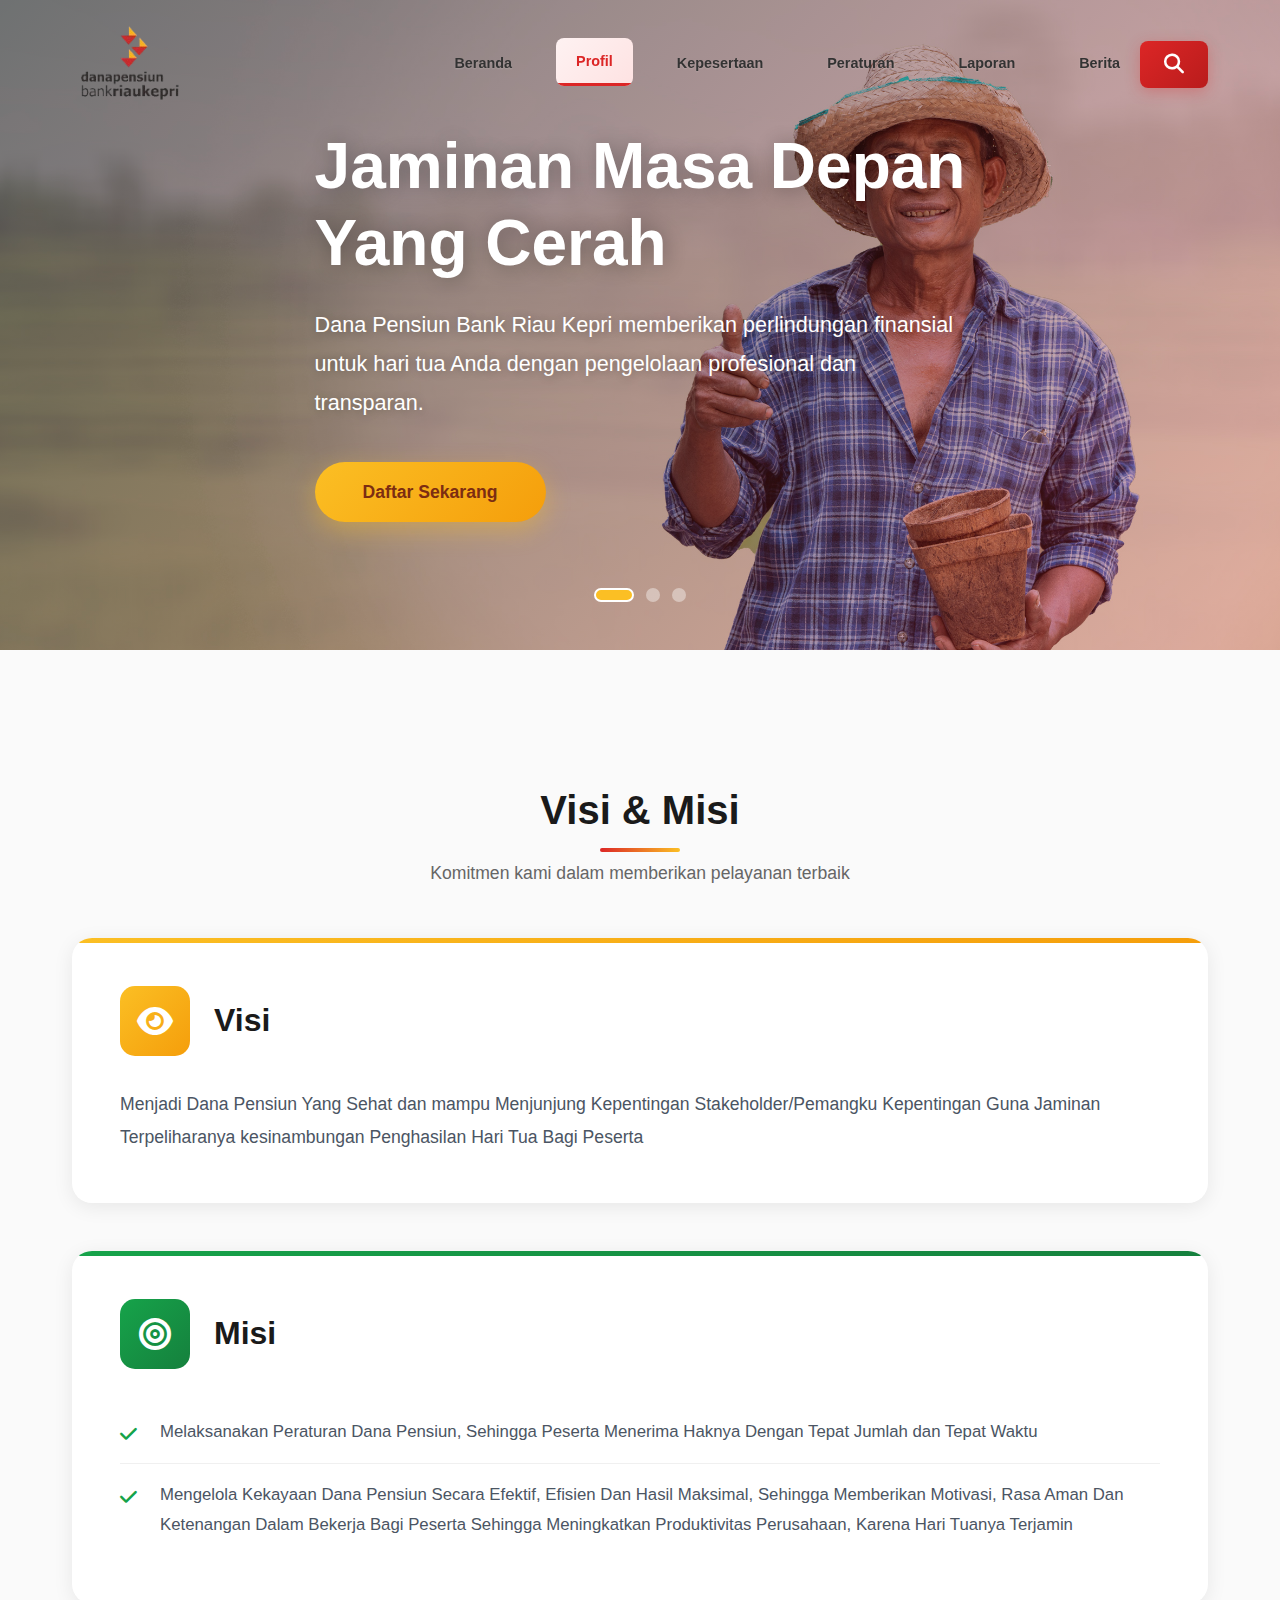
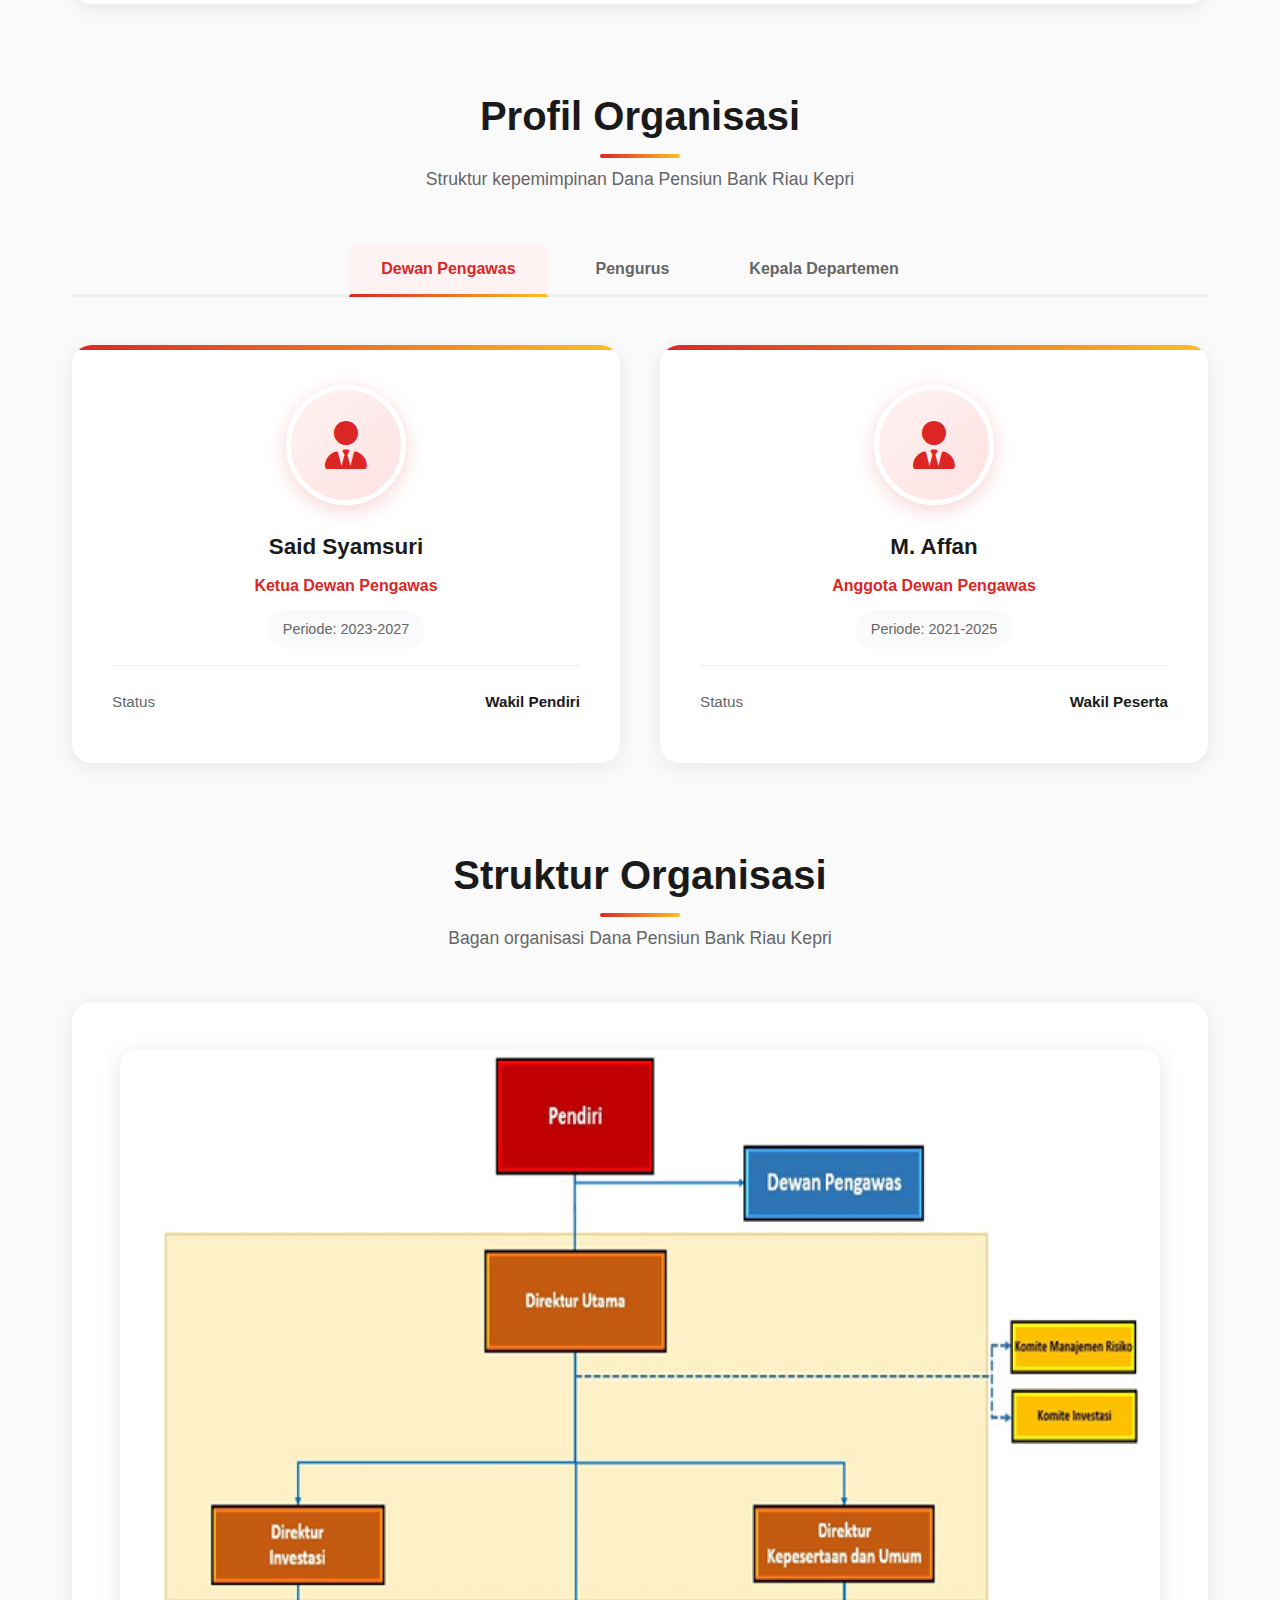
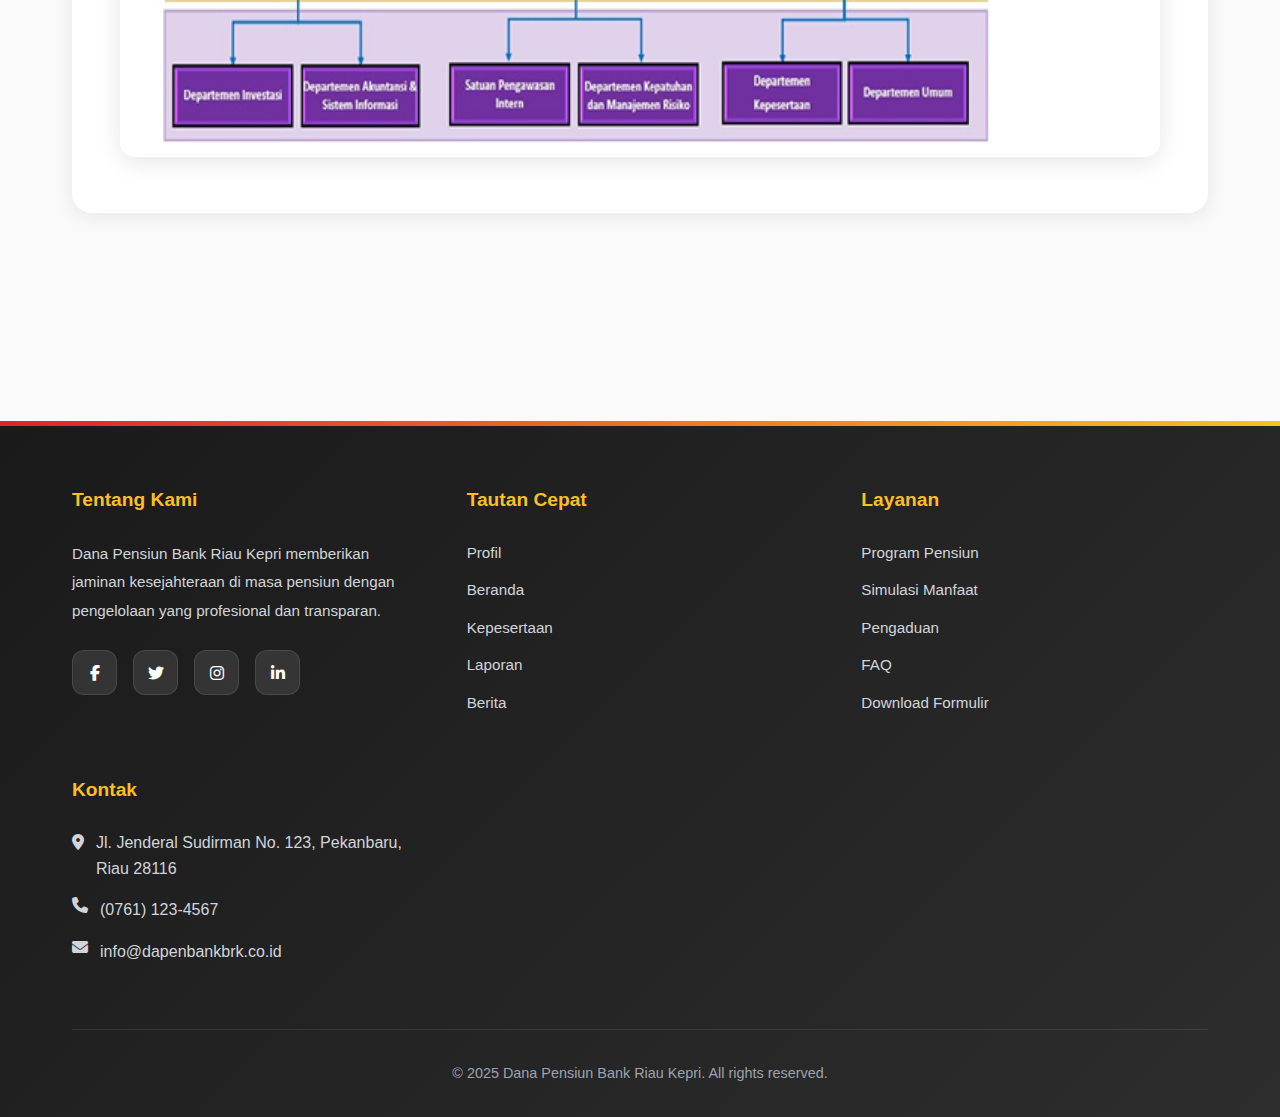
<file: Profil.html>
<!DOCTYPE html>
<html lang="id">
<head>
    <meta charset="UTF-8">
    <meta name="viewport" content="width=device-width, initial-scale=1.0">
    <title>Tentang Kami - Dana Pensiun Bank Riau Kepri</title>
    <link rel="stylesheet" href="https://cdnjs.cloudflare.com/ajax/libs/font-awesome/6.4.0/css/all.min.css">
    <link rel="stylesheet" href="style.css">
    <style>
        /* Page Header */
        .page-header {
            background: linear-gradient(135deg, #dc2626 0%, #b91c1c 100%);
            color: white;
            padding: 6rem 2rem 4rem;
            text-align: center;
            position: relative;
            overflow: hidden;
        }

        .page-header::before {
            content: '';
            position: absolute;
            top: -50%;
            right: -20%;
            width: 500px;
            height: 500px;
            background: radial-gradient(circle, rgba(251,191,36,0.2) 0%, transparent 70%);
            border-radius: 50%;
        }

        .page-header h1 {
            font-size: 3.5rem;
            margin-bottom: 1rem;
            font-weight: 800;
            position: relative;
            z-index: 1;
        }

        .page-header p {
            font-size: 1.3rem;
            opacity: 0.95;
            position: relative;
            z-index: 1;
        }

        /* Container */
        .container {
            max-width: 1200px;
            margin: 0 auto;
            padding: 0 2rem;
        }

        /* Main Content */
        .main-content {
            padding: 4rem 0;
        }

        /* Section */
        .section {
            margin-bottom: 5rem;
        }

        .section-title {
            font-size: 2.5rem;
            color: #1a1a1a;
            margin-bottom: 1rem;
            font-weight: 800;
            text-align: center;
            position: relative;
            display: inline-block;
            width: 100%;
        }

        .section-title::after {
            content: '';
            position: absolute;
            bottom: -10px;
            left: 50%;
            transform: translateX(-50%);
            width: 80px;
            height: 4px;
            background: linear-gradient(90deg, #dc2626 0%, #fbbf24 100%);
            border-radius: 2px;
        }

        .section-subtitle {
            text-align: center;
            color: #666;
            font-size: 1.1rem;
            margin-bottom: 3rem;
        }

        /* Visi Misi Cards */
        .visi-misi-container {
            display: grid;
            grid-template-columns: 1fr;
            gap: 3rem;
            margin-top: 3rem;
        }

        .visi-card, .misi-card {
            background: white;
            border-radius: 20px;
            padding: 3rem;
            box-shadow: 0 4px 20px rgba(0,0,0,0.08);
            transition: all 0.3s;
            position: relative;
            overflow: hidden;
        }

        .visi-card::before {
            content: '';
            position: absolute;
            top: 0;
            left: 0;
            right: 0;
            height: 5px;
            background: linear-gradient(90deg, #fbbf24 0%, #f59e0b 100%);
        }

        .misi-card::before {
            content: '';
            position: absolute;
            top: 0;
            left: 0;
            right: 0;
            height: 5px;
            background: linear-gradient(90deg, #16a34a 0%, #15803d 100%);
        }

        .visi-card:hover, .misi-card:hover {
            transform: translateY(-5px);
            box-shadow: 0 8px 30px rgba(0,0,0,0.12);
        }

        .card-header {
            display: flex;
            align-items: center;
            gap: 1.5rem;
            margin-bottom: 2rem;
        }

        .card-icon {
            width: 70px;
            height: 70px;
            border-radius: 15px;
            display: flex;
            align-items: center;
            justify-content: center;
            font-size: 2rem;
            color: white;
        }

        .visi-card .card-icon {
            background: linear-gradient(135deg, #fbbf24 0%, #f59e0b 100%);
        }

        .misi-card .card-icon {
            background: linear-gradient(135deg, #16a34a 0%, #15803d 100%);
        }

        .card-title {
            font-size: 2rem;
            font-weight: 700;
            color: #1a1a1a;
        }

        .card-content {
            font-size: 1.1rem;
            color: #4b5563;
            line-height: 1.9;
        }

        .misi-list {
            list-style: none;
            padding: 0;
        }

        .misi-list li {
            padding: 1rem 0;
            padding-left: 2.5rem;
            position: relative;
            color: #4b5563;
            font-size: 1.05rem;
            line-height: 1.8;
            border-bottom: 1px solid #f0f0f0;
        }

        .misi-list li:last-child {
            border-bottom: none;
        }

        .misi-list li::before {
            content: '\f00c';
            font-family: 'Font Awesome 6 Free';
            font-weight: 900;
            position: absolute;
            left: 0;
            color: #16a34a;
            font-size: 1.2rem;
            top: 1rem;
        }

        /* Profile Cards */
        .profile-grid {
            display: grid;
            grid-template-columns: repeat(auto-fit, minmax(300px, 1fr));
            gap: 2.5rem;
            margin-top: 3rem;
        }

        .profile-card {
            background: white;
            border-radius: 20px;
            padding: 2.5rem;
            box-shadow: 0 4px 20px rgba(0,0,0,0.08);
            transition: all 0.3s;
            text-align: center;
            position: relative;
            overflow: hidden;
        }

        .profile-card::before {
            content: '';
            position: absolute;
            top: 0;
            left: 0;
            right: 0;
            height: 5px;
            background: linear-gradient(90deg, #dc2626 0%, #fbbf24 100%);
        }

        .profile-card:hover {
            transform: translateY(-8px);
            box-shadow: 0 12px 35px rgba(0,0,0,0.15);
        }

        .profile-avatar {
            width: 120px;
            height: 120px;
            margin: 0 auto 1.5rem;
            background: linear-gradient(135deg, #fef2f2 0%, #fee2e2 100%);
            border-radius: 50%;
            display: flex;
            align-items: center;
            justify-content: center;
            font-size: 3rem;
            color: #dc2626;
            border: 5px solid #fff;
            box-shadow: 0 5px 20px rgba(220, 38, 38, 0.2);
        }

        .profile-name {
            font-size: 1.4rem;
            font-weight: 700;
            color: #1a1a1a;
            margin-bottom: 0.5rem;
        }

        .profile-position {
            font-size: 1rem;
            color: #dc2626;
            font-weight: 600;
            margin-bottom: 0.75rem;
        }

        .profile-period {
            font-size: 0.9rem;
            color: #666;
            padding: 0.5rem 1rem;
            background: #f9fafb;
            border-radius: 20px;
            display: inline-block;
        }

        .profile-info {
            margin-top: 1rem;
            padding-top: 1rem;
            border-top: 1px solid #f0f0f0;
        }

        .profile-info-item {
            display: flex;
            justify-content: space-between;
            align-items: center;
            padding: 0.5rem 0;
            font-size: 0.95rem;
        }

        .profile-info-label {
            color: #666;
            font-weight: 500;
        }

        .profile-info-value {
            color: #1a1a1a;
            font-weight: 600;
        }

        /* Struktur Organisasi */
        .struktur-container {
            background: white;
            border-radius: 20px;
            padding: 3rem;
            box-shadow: 0 4px 20px rgba(0,0,0,0.08);
            margin-top: 3rem;
        }

        .struktur-image {
            width: 100%;
            height: auto;
            border-radius: 15px;
            box-shadow: 0 5px 25px rgba(0,0,0,0.1);
        }

        .struktur-placeholder {
            background: linear-gradient(135deg, #f9fafb 0%, #f3f4f6 100%);
            height: 600px;
            border-radius: 15px;
            display: flex;
            align-items: center;
            justify-content: center;
            flex-direction: column;
            gap: 1rem;
            color: #9ca3af;
        }

        .struktur-placeholder i {
            font-size: 4rem;
        }

        .struktur-placeholder p {
            font-size: 1.2rem;
            font-weight: 600;
        }

        /* Tab Navigation */
        .tab-navigation {
            display: flex;
            gap: 1rem;
            margin-bottom: 3rem;
            border-bottom: 3px solid #f0f0f0;
            flex-wrap: wrap;
            justify-content: center;
        }

        .tab-btn {
            padding: 1rem 2rem;
            background: none;
            border: none;
            color: #666;
            font-weight: 600;
            cursor: pointer;
            position: relative;
            transition: all 0.3s;
            border-radius: 8px 8px 0 0;
            font-size: 1rem;
        }

        .tab-btn:hover {
            color: #dc2626;
            background: #fef2f2;
        }

        .tab-btn.active {
            color: #dc2626;
            background: #fef2f2;
        }

        .tab-btn.active::after {
            content: '';
            position: absolute;
            bottom: -3px;
            left: 0;
            right: 0;
            height: 3px;
            background: linear-gradient(90deg, #dc2626 0%, #fbbf24 100%);
            border-radius: 3px 3px 0 0;
        }

        .tab-content {
            display: none;
        }

        .tab-content.active {
            display: block;
            animation: fadeIn 0.5s;
        }

        @keyframes fadeIn {
            from { opacity: 0; transform: translateY(10px); }
            to { opacity: 1; transform: translateY(0); }
        }

        /* Responsive */
        @media (max-width: 768px) {
            .page-header h1 {
                font-size: 2rem;
            }

            .page-header p {
                font-size: 1rem;
            }

            .section-title {
                font-size: 1.8rem;
            }

            .profile-grid {
                grid-template-columns: 1fr;
            }

            .visi-misi-container {
                gap: 2rem;
            }

            .card-header {
                flex-direction: column;
                text-align: center;
            }

            .tab-navigation {
                flex-direction: column;
            }

            .tab-btn {
                width: 100%;
            }
            
        }
    </style>
</head>
<body>
    <!-- Page Header -->
    <!-- Main Header -->
<header class="main-header" id="mainHeader">
    <div class="container">
        <div class="logo-section">
            <a href="index.html" class="logo">
                <img src="asset/logo.png" alt="Logo">
            </a>
        </div>  
            <nav class="main-nav">
                <a href="index.html" class="nav-link">Beranda</a>
                <a href="Profil.html" class="nav-link active">Profil</a>
                <a href="#" class="nav-link">Kepesertaan</a>
                <a href="#" class="nav-link">Peraturan</a>
                <a href="#" class="nav-link">Laporan</a>
                <a href="#" class="nav-link">Berita</a>
            </nav>
            <div></div>
    <div class="mobile-nav" id="mobileNav">
        <a href="index.html" class="mobile-link">Beranda</a>
        <a href="Profil.html" class="mobile-link active">Profil</a>
        <a href="#" class="mobile-link">Kepesertaan</a>
        <a href="#" class="mobile-link">Peraturan</a>
        <a href="#" class="mobile-link">Laporan</a>
        <a href="#" class="mobile-link">Berita</a>
    </div>
<script>
document.querySelector(".mobile-menu-btn").addEventListener("click", function () {
    this.classList.toggle("active");
});
</script>
            <div class="header-actions">
                <button class="search-btn">
                    <i class="fas fa-search"></i>
                </button>
                <button class="mobile-menu-btn">
                    <i class="fas fa-bars"></i>
                </button>
            </div>
        </div>
    </header>
    <script>
    const mobileBtn = document.querySelector(".mobile-menu-btn");
    const mobileNav = document.getElementById("mobileNav");
    mobileBtn.addEventListener("click", () => {
        mobileNav.classList.toggle("active");
    });
</script>
     <script>
        // Scroll effect
        window.addEventListener('scroll', function() {
            const header = document.getElementById('mainHeader');
            
            if (window.scrollY > 50) {
                header.classList.add('scrolled');
            } else {
                header.classList.remove('scrolled');
            }
        });

    </script>
    
    <!-- Home Page -->
    <div id="home" class="page-content active">
        <!-- Hero Slider -->
        <div class="hero-slider">
            <div class="slide active" style="background-image: url('asset/SLIDER_BARU_2_copy1.jpg');">
                <div class="slide-content">
                    <h1>Jaminan Masa Depan<br>Yang Cerah</h1>
                    <p>Dana Pensiun Bank Riau Kepri memberikan perlindungan finansial untuk hari tua Anda dengan pengelolaan profesional dan transparan.</p>
                    <button class="slide-btn" onclick="showPage('kepesertaan')">Daftar Sekarang</button>
                </div>
            </div>

            <div class="slide" style="background-image: url('asset/SLIDER_PENDIDIKAN_25.jpg');">
                <div class="slide-content">
                    <h1>Investasi Terpercaya<br>Untuk Masa Pensiun</h1>
                    <p>Pengelolaan dana pensiun yang amanah dan profesional dengan hasil investasi optimal untuk kesejahteraan peserta.</p>
                    <button class="slide-btn">Pelajari Lebih Lanjut</button>
                </div>
            </div>

            <div class="slide" style="background-image: url('https://images.unsplash.com/photo-1554224155-6726b3ff858f?w=1600');">
                <div class="slide-content">
                    <h1>Layanan Prima<br>Untuk Peserta</h1>
                    <p>Tim ahli kami siap melayani kebutuhan kepesertaan Anda dengan profesional dan responsif.</p>
                    <button class="slide-btn">Hubungi Kami</button>
                </div>
            </div>

            <div class="slider-dots">
                <span class="dot active" onclick="changeSlide(0)"></span>
                <span class="dot" onclick="changeSlide(1)"></span>
                <span class="dot" onclick="changeSlide(2)"></span>
            </div>
        </div>

    <!-- Main Content -->
    <div class="main-content">
        <div class="container">
            
            <!-- Visi & Misi Section -->
            <section class="section">
                <h2 class="section-title">Visi & Misi</h2>
                <p class="section-subtitle">Komitmen kami dalam memberikan pelayanan terbaik</p>

                <div class="visi-misi-container">
                    <!-- Visi Card -->
                    <div class="visi-card">
                        <div class="card-header">
                            <div class="card-icon">
                                <i class="fas fa-eye"></i>
                            </div>
                            <h3 class="card-title">Visi</h3>
                        </div>
                        <div class="card-content">
                            Menjadi Dana Pensiun Yang Sehat dan mampu Menjunjung Kepentingan Stakeholder/Pemangku Kepentingan Guna Jaminan Terpeliharanya kesinambungan Penghasilan Hari Tua Bagi Peserta
                        </div>
                    </div>

                    <!-- Misi Card -->
                    <div class="misi-card">
                        <div class="card-header">
                            <div class="card-icon">
                                <i class="fas fa-bullseye"></i>
                            </div>
                            <h3 class="card-title">Misi</h3>
                        </div>
                        <div class="card-content">
                            <ul class="misi-list">
                                <li>Melaksanakan Peraturan Dana Pensiun, Sehingga Peserta Menerima Haknya Dengan Tepat Jumlah dan Tepat Waktu</li>
                                <li>Mengelola Kekayaan Dana Pensiun Secara Efektif, Efisien Dan Hasil Maksimal, Sehingga Memberikan Motivasi, Rasa Aman Dan Ketenangan Dalam Bekerja Bagi Peserta Sehingga Meningkatkan Produktivitas Perusahaan, Karena Hari Tuanya Terjamin</li>
                            </ul>
                        </div>
                    </div>
                </div>
            </section>

            <!-- Profil Organisasi Section -->
            <section class="section">
                <h2 class="section-title">Profil Organisasi</h2>
                <p class="section-subtitle">Struktur kepemimpinan Dana Pensiun Bank Riau Kepri</p>

                <!-- Tab Navigation -->
                <div class="tab-navigation">
                    <button class="tab-btn active" onclick="openTab('dewan-pengawas')">Dewan Pengawas</button>
                    <button class="tab-btn" onclick="openTab('pengurus')">Pengurus</button>
                    <button class="tab-btn" onclick="openTab('kepala-dept')">Kepala Departemen</button>
                </div>

                <!-- Dewan Pengawas Tab -->
                <div id="dewan-pengawas" class="tab-content active">
                    <div class="profile-grid">
                        <div class="profile-card">
                            <div class="profile-avatar">
                                <i class="fas fa-user-tie"></i>
                            </div>
                            <h3 class="profile-name">Said Syamsuri</h3>
                            <p class="profile-position">Ketua Dewan Pengawas</p>
                            <p class="profile-period">Periode: 2023-2027</p>
                            <div class="profile-info">
                                <div class="profile-info-item">
                                    <span class="profile-info-label">Status</span>
                                    <span class="profile-info-value">Wakil Pendiri</span>
                                </div>
                            </div>
                        </div>

                        <div class="profile-card">
                            <div class="profile-avatar">
                                <i class="fas fa-user-tie"></i>
                            </div>
                            <h3 class="profile-name">M. Affan</h3>
                            <p class="profile-position">Anggota Dewan Pengawas</p>
                            <p class="profile-period">Periode: 2021-2025</p>
                            <div class="profile-info">
                                <div class="profile-info-item">
                                    <span class="profile-info-label">Status</span>
                                    <span class="profile-info-value">Wakil Peserta</span>
                                </div>
                            </div>
                        </div>
                    </div>
                </div>

                <!-- Pengurus Tab -->
                <div id="pengurus" class="tab-content">
                    <div class="profile-grid">
                        <div class="profile-card">
                            <div class="profile-avatar">
                                <i class="fas fa-user-shield"></i>
                            </div>
                            <h3 class="profile-name">Edirison</h3>
                            <p class="profile-position">Direktur Kepesertaan & Umum</p>
                            <div style="margin: 0.5rem 0; font-size: 0.9rem; color: #666; font-style: italic;">
                                Merangkap Plt. Direktur Utama
                            </div>
                            <p class="profile-period">Periode: 2025-2026</p>
                        </div>

                        <div class="profile-card">
                            <div class="profile-avatar">
                                <i class="fas fa-chart-line"></i>
                            </div>
                            <h3 class="profile-name">Yuharman</h3>
                            <p class="profile-position">Direktur Investasi</p>
                            <p class="profile-period">Periode: 2021-2025</p>
                        </div>
                    </div>
                </div>

                <!-- Kepala Departemen Tab -->
                <div id="kepala-dept" class="tab-content">
                    <div class="profile-grid">
                        <div class="profile-card">
                            <div class="profile-avatar">
                                <i class="fas fa-calculator"></i>
                            </div>
                            <h3 class="profile-name">Firmansyah</h3>
                            <p class="profile-position">Kepala Departemen Akuntansi & SI</p>
                        </div>

                        <div class="profile-card">
                            <div class="profile-avatar">
                                <i class="fas fa-users-cog"></i>
                            </div>
                            <h3 class="profile-name">Aresfanber</h3>
                            <p class="profile-position">Kepala Departemen Umum & Kepesertaan</p>
                        </div>

                        <div class="profile-card">
                            <div class="profile-avatar">
                                <i class="fas fa-coins"></i>
                            </div>
                            <h3 class="profile-name">Nanang Eko Fadli</h3>
                            <p class="profile-position">Kepala Departemen Investasi</p>
                        </div>

                        <div class="profile-card">
                            <div class="profile-avatar">
                                <i class="fas fa-shield-alt"></i>
                            </div>
                            <h3 class="profile-name">Dede Ermania</h3>
                            <p class="profile-position">Kepala Satuan Pengawas Internal (SPI)</p>
                        </div>
                    </div>
                </div>
            </section>

            <!-- Struktur Organisasi Section -->
            <section class="section">
                <h2 class="section-title">Struktur Organisasi</h2>
                <p class="section-subtitle">Bagan organisasi Dana Pensiun Bank Riau Kepri</p>

                <div class="struktur-container">
                     <img src="asset/Struktur organisasi.png" alt="Struktur Organisasi" class="struktur-image"> 
            </section>

        </div>
    </div>
    <!-- Footer -->
    <footer>
        <div class="container">
            <div class="footer-grid">
                <div class="footer-section">
                    <h3>Tentang Kami</h3>
                    <p style="color: #d1d5db; font-size: 0.95rem; line-height: 1.9;">Dana Pensiun Bank Riau Kepri memberikan jaminan kesejahteraan di masa pensiun dengan pengelolaan yang profesional dan transparan.</p>
                    <div class="social-links">
                        <a href="#"><i class="fab fa-facebook-f"></i></a>
                        <a href="#"><i class="fab fa-twitter"></i></a>
                        <a href="#"><i class="fab fa-instagram"></i></a>
                        <a href="#"><i class="fab fa-linkedin-in"></i></a>
                    </div>
                </div>

                <div class="footer-section">
                    <h3>Tautan Cepat</h3>
                    <ul>
                        <li><a href="Profil.html" onclick="showPage('profil')">Profil</a></li>
                        <li><a href="index.html" onclick="showPage('home')">Beranda</a></li>
                        <li><a href="#" onclick="showPage('kepesertaan')">Kepesertaan</a></li>
                        <li><a href="#" onclick="showPage('laporan')">Laporan</a></li>
                        <li><a href="#" onclick="showPage('berita')">Berita</a></li>
                    </ul>
                </div>

                <div class="footer-section">
                    <h3>Layanan</h3>
                    <ul>
                        <li><a href="#">Program Pensiun</a></li>
                        <li><a href="#">Simulasi Manfaat</a></li>
                        <li><a href="#">Pengaduan</a></li>
                        <li><a href="#">FAQ</a></li>
                        <li><a href="#">Download Formulir</a></li>
                    </ul>
                </div>

                <div class="footer-section">
                    <h3>Kontak</h3>
                    <ul>
                        <li style="display: flex; gap: 0.75rem; color: #d1d5db; margin-bottom: 1rem;">
                            <i class="fas fa-map-marker-alt" style="margin-top: 0.25rem;"></i>
                            <span>Jl. Jenderal Sudirman No. 123, Pekanbaru, Riau 28116</span>
                        </li>
                        <li style="display: flex; gap: 0.75rem; color: #d1d5db; margin-bottom: 1rem;">
                            <i class="fas fa-phone"></i>
                            <span>(0761) 123-4567</span>
                        </li>
                        <li style="display: flex; gap: 0.75rem; color: #d1d5db; margin-bottom: 1rem;">
                            <i class="fas fa-envelope"></i>
                            <span>info@dapenbankbrk.co.id</span>
                        </li>
                    </ul>
                </div>
            </div>

            <div class="footer-bottom">
                <p>&copy; 2025 Dana Pensiun Bank Riau Kepri. All rights reserved.</p>
            </div>
        </div>
        
    <script>
        // Slider functionality
        let currentSlide = 0;
        const slides = document.querySelectorAll('.slide');
        const dots = document.querySelectorAll('.dot');

        function showSlide(n) {
            slides.forEach(slide => slide.classList.remove('active'));
            dots.forEach(dot => dot.classList.remove('active'));
            
            currentSlide = n;
            if (currentSlide >= slides.length) currentSlide = 0;
            if (currentSlide < 0) currentSlide = slides.length - 1;
            
            slides[currentSlide].classList.add('active');
            dots[currentSlide].classList.add('active');
        }

        function changeSlide(n) {
            showSlide(n);
        }

        // Auto slide
        setInterval(() => {
            currentSlide++;
            showSlide(currentSlide);
        }, 5000);

        // Page navigation
        function showPage(pageId) {
            document.querySelectorAll('.page-content').forEach(page => {
                page.classList.remove('active');
            });
            
            document.getElementById(pageId).classList.add('active');
            
            document.querySelectorAll('.nav-link').forEach(link => {
                link.classList.remove('active');
            });
            
            window.scrollTo({ top: 0, behavior: 'smooth' });
        }
        // Tab Functionality
        function openTab(tabName) {
            // Hide all tab contents
            const tabContents = document.querySelectorAll('.tab-content');
            tabContents.forEach(content => {
                content.classList.remove('active');
            });

            // Remove active class from all buttons
            const tabBtns = document.querySelectorAll('.tab-btn');
            tabBtns.forEach(btn => {
                btn.classList.remove('active');
            });

            // Show selected tab
            document.getElementById(tabName).classList.add('active');
            
            // Add active class to clicked button
            event.target.classList.add('active');
        }
    </script>
</body>
</html>
</file>
<file: style.css>
* {
            margin: 0;
            padding: 0;
            box-sizing: border-box;
        }

        body {
            font-family: 'Segoe UI', 'Arial', sans-serif;
            color: #ffffff;
            line-height: 1.6;
            background: #fafafa;
            overflow-x: hidden;
        }

        /* Main Header - Transparan saat di atas, putih saat scroll */
        .main-header {
            position: fixed;
            top:0.5rem;
            left: 0;
            right: 0;
            z-index: 999;
            background: transparent;
            transition: all 0.4s ease;
            padding: 1rem 0;
        }

        .main-header.scrolled {
            background: rgba(250, 163, 1, 0.651);
            backdrop-filter: blur(10px);
            box-shadow: 0 15px 15px rgba(255, 255, 255, 0.1);
            top: 0;
            padding: 0.75rem 0;
        }

        .main-header .container {
            max-width: 1200px;
            margin: 0 auto;
            padding: 0 2rem;
            display: flex;
            justify-content: space-between;
            align-items: center;
        }

        .logo-section {
            display: flex;
            align-items: center;
            gap: 1rem;
            animation: slideInLeft 0.6s ease-out;
        }

        @keyframes slideInLeft {
            from {
                opacity: 0;
                transform: translateX(-30px);
            }
            to {
                opacity: 1;
                transform: translateX(0);
            }
        }

        .logo img {
            height: 80px;
            transition: height 0.4s ease;
            object-fit: contain;
        }

        .main-header.scrolled .logo img {
            height: 60px;
        }

        /* Navigation */
        .main-nav {
            display: flex;
            gap: 2rem;
            align-items: center;
            animation: fadeIn 0.8s ease-out;
        }

        @keyframes fadeIn {
            from { opacity: 0; }
            to { opacity: 1; }
        }

        .nav-link {
            color: rgb(8, 8, 8);
            text-decoration: none;
            font-size: 0.938rem;
            font-weight: 500;
            transition: all 0.3s ease;
            position: relative;
            padding: 0.5rem 0;
            text-shadow: 0 1px 2px rgba(250, 247, 247, 0.2);
        }

        .main-header.scrolled .nav-link {
            color: #333;
            text-shadow: none;
        }

        .nav-link::after {
            content: '';
            position: absolute;
            bottom: 0;
            left: 50%;
            transform: translateX(-50%);
            width: 0;
            height: 3px;
            background: #dc2626;
            transition: width 0.3s ease;
        }

        .nav-link:hover::after,
        .nav-link.active::after {
            width: 100%;
        }

        .nav-link:hover {
            color: #fbbf24;
        }

        .main-header.scrolled .nav-link:hover {
            color: #dc2626;
        }

        /* Header Actions */
        .header-actions {
            display: flex;
            gap: 1rem;
            align-items: center;
        }

        .search-btn,
        .mobile-menu-btn {
            background: transparent;
            border: none;
            color: white;
            font-size: 1.25rem;
            cursor: pointer;
            padding: 0.5rem;
            transition: all 0.3s ease;
            border-radius: 50%;
        }
        
        .search-btn:hover,
        .mobile-menu-btn:hover {
            background: rgba(221, 31, 31, 0.589);
            transform: scale(1.1);
        }

        .main-header.scrolled .search-btn,
        .main-header.scrolled .mobile-menu-btn {
            color: #0f0f0f;
        }
        
        .main-header.scrolled .search-btn:hover,
        .main-header.scrolled .mobile-menu-btn:hover {
            background: rgb(243, 243, 243);
        }
.logo-section {
    display: flex;
    align-items: center;
    gap: 1rem;
    animation: slideInLeft 0.6s ease-out;
}

/* Tambahkan styling untuk logo (jika berupa teks/judul) */
.logo-section .logo h1 {
    color: white;
}


@keyframes slideInLeft {
    from {
        opacity: 0;
        transform: translateX(-30px);
    }
    to {
        opacity: 1;
        transform: translateX(0);
    }
}
        .logo-section {
            display: flex;
            align-items: center;
            gap: 1rem;
            animation: slideInLeft 0.6s ease-out;
        }

        @keyframes slideInLeft {
            from {
                opacity: 0;
                transform: translateX(-30px);
            }
            to {
                opacity: 1;
                transform: translateX(0);
            }
        }

        .logo {
            font-size: 1.8rem;
            font-weight: 800;
            background: linear-gradient(135deg, #dc2626 0%, #b91c1c 100%);
            -webkit-background-clip: text;
            -webkit-text-fill-color: transparent;
            background-clip: text;
            display: flex;
            align-items: center;
            gap: 0.5rem;
            letter-spacing: -0.5px;
        }

        .logo i {
            background: linear-gradient(135deg, #dc2626 0%, #b91c1c 100%);
            -webkit-background-clip: text;
            -webkit-text-fill-color: transparent;
        }

        .logo-subtitle {
            font-size: 0.7rem;
            color: #666;
            font-weight: 500;
            letter-spacing: 0.5px;
        }

        .main-nav {
            display: flex;
            gap: 0.25rem;
            animation: fadeIn 0.8s ease-out;
        }

        @keyframes fadeIn {
            from { opacity: 0; }
            to { opacity: 1; }
        }

        .main-nav a {
            padding: 0.75rem 1.25rem;
            color: #333;
            text-decoration: none;
            font-weight: 600;
            border-radius: 8px;
            transition: all 0.3s cubic-bezier(0.4, 0, 0.2, 1);
            font-size: 0.9rem;
            position: relative;
            overflow: hidden;
        }

        .main-nav a::before {
            content: '';
            position: absolute;
            top: 0;
            left: -100%;
            width: 100%;
            height: 100%;
            background: linear-gradient(135deg, #fef2f2 0%, #fee2e2 100%);
            transition: left 0.3s;
            z-index: -1;
        }

        .main-nav a:hover::before,
        .main-nav a.active::before {
            left: 0;
        }

        .main-nav a:hover,
        .main-nav a.active {
            color: #dc2626;
            transform: translateY(-2px);
        }

        .search-btn {
            background: linear-gradient(135deg, #dc2626 0%, #b91c1c 100%);
            color: white;
            border: none;
            padding: 0.75rem 1.5rem;
            border-radius: 8px;
            cursor: pointer;
            font-weight: 600;
            transition: all 0.3s;
            box-shadow: 0 4px 15px rgba(220, 38, 38, 0.3);
        }
        /* Saat header discroll */
.header-scrolled .search-btn {
    background: linear-gradient(135deg, #dc2626 0%, #b91c1c 100%);
    color: rgb(0, 0, 0) !important;            /* teks/ikon tetap putih */
    box-shadow: 0 4px 12px rgba(0,0,0,0.25);
    transition: all 0.3s ease;
}


        .search-btn:hover {
            transform: translateY(-2px);
            box-shadow: 0 6px 20px rgba(220, 38, 38, 0.4);
        }

        /* Hero Slider dengan parallax effect */
        .hero-slider {
            position: relative;
            height: 650px;
            overflow: hidden;
        }

        .slide {
            position: absolute;
            width: 100%;
            height: 100%;
            background-size: cover;
            background-position: center;
            background-repeat: no-repeat;
            display: none;
            align-items: center;
            justify-content: center;
        }

        .slide::before {
            content: '';
            position: absolute;
            inset: 0;
            background: linear-gradient(135deg, rgba(0,0,0,0.5) 0%, rgba(220,38,38,0.3) 100%);
        }

        .slide.active {
            display: flex;
            animation: zoomIn 1.5s ease-out;
        }

        @keyframes zoomIn {
            from {
                transform: scale(1.1);
                opacity: 0;
            }
            to {
                transform: scale(1);
                opacity: 1;
            }
        }

        .slide-content {
            max-width: 1200px;
            padding: 0 2rem;
            color: white;
            z-index: 1;
            animation: slideUp 1s ease-out 0.3s both;
        }

        @keyframes slideUp {
            from {
                opacity: 0;
                transform: translateY(30px);
            }
            to {
                opacity: 1;
                transform: translateY(0);
            }
        }

        .slide-content h1 {
            font-size: 4rem;
            margin-bottom: 1.5rem;
            font-weight: 800;
            text-shadow: 2px 2px 20px rgba(0,0,0,0.3);
            line-height: 1.2;
        }

        .slide-content p {
            font-size: 1.35rem;
            margin-bottom: 2.5rem;
            max-width: 650px;
            text-shadow: 1px 1px 10px rgba(0,0,0,0.3);
            line-height: 1.8;
        }

        .slide-btn {
            background: linear-gradient(135deg, #fbbf24 0%, #f59e0b 100%);
            color: #7c2d12;
            padding: 1.2rem 3rem;
            border: none;
            border-radius: 50px;
            font-weight: 700;
            font-size: 1.1rem;
            cursor: pointer;
            transition: all 0.4s cubic-bezier(0.4, 0, 0.2, 1);
            box-shadow: 0 8px 25px rgba(251, 191, 36, 0.4);
            position: relative;
            overflow: hidden;
        }

        .slide-btn::before {
            content: '';
            position: absolute;
            top: 50%;
            left: 50%;
            width: 0;
            height: 0;
            border-radius: 50%;
            background: rgba(255,255,255,0.3);
            transform: translate(-50%, -50%);
            transition: width 0.6s, height 0.6s;
        }

        .slide-btn:hover::before {
            width: 300px;
            height: 300px;
        }

        .slide-btn:hover {
            transform: translateY(-3px);
            box-shadow: 0 12px 35px rgba(251, 191, 36, 0.5);
        }

        .slider-dots {
            position: absolute;
            bottom: 3rem;
            left: 50%;
            transform: translateX(-50%);
            display: flex;
            gap: 0.75rem;
            z-index: 2;
        }

        .dot {
            width: 14px;
            height: 14px;
            border-radius: 50%;
            background: rgba(255,255,255,0.4);
            cursor: pointer;
            transition: all 0.4s;
            border: 2px solid transparent;
        }

        .dot:hover {
            background: rgba(255,255,255,0.6);
            transform: scale(1.2);
        }

        .dot.active {
            background: #fbbf24;
            width: 40px;
            border-radius: 7px;
            border-color: white;
        }

        /* Quick Links dengan hover effect */
        .quick-links {
            background: white;
            padding: 3rem 0;
            box-shadow: 0 -5px 20px rgba(0,0,0,0.05);
            position: relative;
            margin-top: -30px;
            border-radius: 30px 30px 0 0;
        }

        .quick-links .container {
            max-width: 1200px;
            margin: 0 auto;
            padding: 0 2rem;
        }

        .quick-links-grid {
            display: grid;
            grid-template-columns: repeat(auto-fit, minmax(200px, 1fr));
            gap: 1.5rem;
        }

        .quick-link-item {
            background: linear-gradient(135deg, #fafafa 0%, #f5f5f5 100%);
            padding: 2rem 1.5rem;
            border-radius: 16px;
            text-align: center;
            cursor: pointer;
            transition: all 0.4s cubic-bezier(0.4, 0, 0.2, 1);
            border: 2px solid transparent;
            position: relative;
            overflow: hidden;
        }

        .quick-link-item::before {
            content: '';
            position: absolute;
            inset: 0;
            background: linear-gradient(135deg, #fef2f2 0%, #fee2e2 100%);
            opacity: 0;
            transition: opacity 0.4s;
        }

        .quick-link-item:hover::before {
            opacity: 1;
        }

        .quick-link-item:hover {
            border-color: #dc2626;
            transform: translateY(-8px);
            box-shadow: 0 12px 30px rgba(220, 38, 38, 0.15);
        }

        .quick-link-item i {
            font-size: 2.5rem;
            color: #dc2626;
            margin-bottom: 1rem;
            transition: all 0.4s;
            position: relative;
            z-index: 1;
        }

        .quick-link-item:hover i {
            transform: scale(1.15) rotate(5deg);
        }

        .quick-link-item span {
            display: block;
            font-weight: 600;
            color: #333;
            position: relative;
            z-index: 1;
            font-size: 0.95rem;
        }

        /* Main Content */
        .main-content {
            max-width: 1200px;
            margin: 4rem auto;
            padding: 0 2rem;
        }

        .section-title {
            font-size: 2.5rem;
            color: #1a1a1a;
            margin-bottom: 0.75rem;
            font-weight: 800;
            position: relative;
            display: inline-block;
        }

        .section-title::after {
            content: '';
            position: absolute;
            bottom: -10px;
            left: 0;
            width: 60px;
            height: 4px;
            background: linear-gradient(90deg, #dc2626 0%, #fbbf24 100%);
            border-radius: 2px;
        }

        .section-subtitle {
            color: #666;
            margin-bottom: 3rem;
            font-size: 1.15rem;
            line-height: 1.8;
        }

        /* News Section dengan animasi card */
/* News Section */
.news-section {
    margin-bottom: 5rem;
}

/* Tabs */
.news-tabs {
    display: flex;
    gap: 1rem;
    border-bottom: 3px solid #f0f0f0;
    margin-bottom: 3rem;
    flex-wrap: wrap;
}

.news-tab {
    padding: 1rem 2rem;
    background: none;
    border: none;
    color: #666;
    font-weight: 600;
    cursor: pointer;
    position: relative;
    transition: all 0.3s;
    border-radius: 8px 8px 0 0;
}

.news-tab:hover {
    color: #dc2626;
    background: #fef2f2;
}

.news-tab.active {
    color: #dc2626;
    background: #fef2f2;
}

.news-tab.active::after {
    content: '';
    position: absolute;
    bottom: -3px;
    left: 0;
    right: 0;
    height: 3px;
    background: linear-gradient(90deg, #dc2626 0%, #fbbf24 100%);
    border-radius: 3px 3px 0 0;
}

/* Grid */
.news-grid {
    display: grid;
    grid-template-columns: repeat(auto-fill, minmax(320px, 1fr));
    gap: 2.5rem;
}

/* Hidden untuk filter */
.hidden {
    display: none !important;
}

        .news-card {
            background: white;
            border-radius: 20px;
            overflow: hidden;
            box-shadow: 0 4px 20px rgba(0,0,0,0.08);
            transition: all 0.4s cubic-bezier(0.4, 0, 0.2, 1);
            position: relative;
        }

        .news-card::before {
            content: '';
            position: absolute;
            inset: 0;
            background: linear-gradient(135deg, rgba(220,38,38,0.05) 0%, rgba(251,191,36,0.05) 100%);
            opacity: 0;
            transition: opacity 0.4s;
        }

        .news-card:hover::before {
            opacity: 1;
        }

        .news-card:hover {
            transform: translateY(-10px);
            box-shadow: 0 15px 40px rgba(0,0,0,0.15);
        }

/*new-image1*/
.news-image1 {
    width: 100%;
    height: 220px;
    position: relative;
    overflow: hidden;
}
.news-image1::before {
    content: "";
    position: absolute;
    inset: 0;
    background-image: url("asset/sertifikat.jpg");
    background-size: cover;
    background-position: center;
    background-repeat: no-repeat;
    z-index: 1;
}
.news-image1::after {
    content: "";
    position: absolute;
    inset: 0;
    background: linear-gradient(180deg, transparent 0%, rgba(0,0,0,0.3) 100%);
    z-index: 2;
}
.news-image1 {
    width: 100%;
    height: 220px;
    position: relative;
    overflow: hidden;
}
/*-------------------------------------------------------------------------------------------------*/

/*new-image2*/
.news-image2::before {
    content: "";
    position: absolute;
    inset: 0;
    background-image: url("asset/pengumuman");
    background-size: cover;
    background-position: center;
    background-repeat: no-repeat;
    z-index: 1;
}
.news-image2::after {
    content: "";
    position: absolute;
    inset: 0;
    background: linear-gradient(180deg, transparent 0%, rgba(0,0,0,0.3) 100%);
    z-index: 2;
}
.news-image2 {
    width: 100%;
    height: 220px;
    position: relative;
    overflow: hidden;
}
/*-------------------------------------------------------------------------------------------------*/
/*new-image3*/
.news-image3::before {
    content: "";
    position: absolute;
    inset: 0;
    background-image: url("asset/penghargaan.jpeg");
    background-size: cover;
    background-position: center;
    background-repeat: no-repeat;
    z-index: 1;
}
.news-image3::after {
    content: "";
    position: absolute;
    inset: 0;
    background: linear-gradient(180deg, transparent 0%, rgba(0,0,0,0.3) 100%);
    z-index: 2;
}
.news-image3 {
    width: 100%;
    height: 220px;
    position: relative;
    overflow: hidden;
}
/*-------------------------------------------------------------------------------------------------*/

/* --- BADGE TANGGAL --- */
.news-date-badge {
    position: absolute;
    top: 10px;
    left: 10px;
    z-index: 3;
    background: #ff4747;
    color: white;
    padding: 6px 10px;
    border-radius: 6px;
}



        .news-date-badge {
            position: absolute;
            top: 1.5rem;
            right: 1.5rem;
            background: linear-gradient(135deg, #dc2626 0%, #b91c1c 100%);
            color: white;
            padding: 0.6rem 1.2rem;
            border-radius: 50px;
            font-size: 0.85rem;
            font-weight: 700;
            box-shadow: 0 4px 15px rgba(220, 38, 38, 0.4);
            z-index: 1;
        }

        .news-content {
            padding: 2rem;
        }

        .news-category {
            color: #dc2626;
            font-size: 0.85rem;
            font-weight: 700;
            margin-bottom: 0.75rem;
            letter-spacing: 1px;
        }

        .news-title {
            font-size: 1.2rem;
            font-weight: 700;
            color: #1a1a1a;
            margin-bottom: 0.75rem;
            line-height: 1.5;
        }

        .news-excerpt {
            color: #666;
            font-size: 0.95rem;
            line-height: 1.7;
            margin-bottom: 1.5rem;
        }

        .read-more {
            color: #dc2626;
            font-weight: 700;
            text-decoration: none;
            display: inline-flex;
            align-items: center;
            gap: 0.5rem;
            transition: all 0.3s;
            font-size: 0.95rem;
        }

        .read-more:hover {
            gap: 1rem;
        }

        .read-more i {
            transition: transform 0.3s;
        }

        .read-more:hover i {
            transform: translateX(5px);
        }

        /* Why Choose Section dengan gradient cards */
        .why-choose {
            background: linear-gradient(135deg, #ffffff 0%, #fafafa 100%);
            padding: 5rem 0;
            margin: 5rem 0;
            border-radius: 30px;
            box-shadow: 0 10px 40px rgba(0,0,0,0.05);
        }

        .why-choose .container {
            max-width: 1200px;
            margin: 0 auto;
            padding: 0 2rem;
        }

        .features-grid {
            display: grid;
            grid-template-columns: repeat(auto-fit, minmax(280px, 1fr));
            gap: 2.5rem;
            margin-top: 4rem;
        }

        .feature-item {
            text-align: center;
            padding: 2.5rem 2rem;
            background: white;
            border-radius: 20px;
            transition: all 0.4s cubic-bezier(0.4, 0, 0.2, 1);
            border: 2px solid transparent;
            position: relative;
            overflow: hidden;
        }

        .feature-item::before {
            content: '';
            position: absolute;
            top: 0;
            left: 0;
            right: 0;
            height: 5px;
            background: linear-gradient(90deg, #dc2626 0%, #fbbf24 100%);
            transform: scaleX(0);
            transition: transform 0.4s;
        }

        .feature-item:hover::before {
            transform: scaleX(1);
        }

        .feature-item:hover {
            transform: translateY(-10px);
            box-shadow: 0 15px 40px rgba(0,0,0,0.1);
            border-color: #fef2f2;
        }

        .feature-icon {
            width: 100px;
            height: 100px;
            margin: 0 auto 2rem;
            background: linear-gradient(135deg, #fef2f2 0%, #fee2e2 100%);
            border-radius: 50%;
            display: flex;
            align-items: center;
            justify-content: center;
            font-size: 2.5rem;
            color: #dc2626;
            transition: all 0.4s;
            position: relative;
        }

        .feature-icon::after {
            content: '';
            position: absolute;
            inset: -5px;
            border-radius: 50%;
            background: linear-gradient(135deg, #dc2626 0%, #fbbf24 100%);
            opacity: 0;
            z-index: -1;
            transition: opacity 0.4s;
        }

        .feature-item:hover .feature-icon {
            transform: scale(1.1) rotate(5deg);
        }

        .feature-item:hover .feature-icon::after {
            opacity: 0.1;
        }

        .feature-title {
            font-size: 1.25rem;
            font-weight: 700;
            color: #1a1a1a;
            margin-bottom: 1rem;
        }

        .feature-desc {
            color: #666;
            line-height: 1.8;
            font-size: 0.95rem;
        }

        /* Calculator Section dengan glassmorphism */
        .calculator-section {
            background: linear-gradient(135deg, #f0fdf4 0%, #fef9c3 100%);
            padding: 4rem 3rem;
            border-radius: 30px;
            margin-bottom: 5rem;
            box-shadow: 0 10px 40px rgba(0,0,0,0.08);
            position: relative;
            overflow: hidden;
        }

        .calculator-section::before {
            content: '';
            position: absolute;
            top: -50%;
            right: -10%;
            width: 400px;
            height: 400px;
            background: radial-gradient(circle, rgba(251,191,36,0.2) 0%, transparent 70%);
            border-radius: 50%;
        }

        .calculator-tabs {
            display: flex;
            gap: 1rem;
            margin-bottom: 2.5rem;
            flex-wrap: wrap;
            position: relative;
            z-index: 1;
        }

        .calc-tab {
            padding: 1rem 2rem;
            background: white;
            border: 2px solid transparent;
            border-radius: 50px;
            color: #666;
            font-weight: 700;
            cursor: pointer;
            transition: all 0.3s;
            box-shadow: 0 2px 10px rgba(0,0,0,0.05);
        }

        .calc-tab:hover {
            border-color: #dc2626;
            transform: translateY(-2px);
        }

        .calc-tab.active {
            background: linear-gradient(135deg, #dc2626 0%, #b91c1c 100%);
            color: white;
            border-color: #dc2626;
            box-shadow: 0 8px 25px rgba(220, 38, 38, 0.3);
        }

        .calculator-form {
            background: rgba(255,255,255,0.9);
            backdrop-filter: blur(10px);
            padding: 3rem;
            border-radius: 20px;
            box-shadow: 0 8px 30px rgba(0,0,0,0.1);
            position: relative;
            z-index: 1;
        }

        .form-row {
            display: grid;
            grid-template-columns: repeat(auto-fit, minmax(250px, 1fr));
            gap: 2rem;
            margin-bottom: 2rem;
        }

        .form-group label {
            display: block;
            font-weight: 700;
            color: #333;
            margin-bottom: 0.75rem;
            font-size: 0.95rem;
        }

        .form-group input,
        .form-group select {
            width: 100%;
            padding: 1rem;
            border: 2px solid #e5e7eb;
            border-radius: 12px;
            font-size: 1rem;
            transition: all 0.3s;
            background: white;
        }

        .form-group input:focus,
        .form-group select:focus {
            outline: none;
            border-color: #dc2626;
            box-shadow: 0 0 0 4px rgba(220, 38, 38, 0.1);
        }

        .calculate-btn {
            background: linear-gradient(135deg, #16a34a 0%, #15803d 100%);
            color: white;
            padding: 1.2rem 3rem;
            border: none;
            border-radius: 50px;
            font-weight: 700;
            cursor: pointer;
            transition: all 0.3s;
            box-shadow: 0 8px 25px rgba(22, 163, 74, 0.3);
            font-size: 1.05rem;
        }

        .calculate-btn:hover {
            transform: translateY(-3px);
            box-shadow: 0 12px 35px rgba(22, 163, 74, 0.4);
        }

        .result-box {
            background: linear-gradient(135deg, #dc2626 0%, #b91c1c 100%);
            color: white;
            padding: 3rem;
            border-radius: 20px;
            text-align: center;
            margin-top: 2.5rem;
            box-shadow: 0 10px 30px rgba(220, 38, 38, 0.3);
        }

        .result-label {
            font-size: 1rem;
            opacity: 0.95;
            margin-bottom: 1rem;
            font-weight: 600;
        }

        .result-value {
            font-size: 3rem;
            font-weight: 800;
            text-shadow: 2px 2px 10px rgba(0,0,0,0.2);
        }

        /* Info Cards dengan 3D effect */
        .info-cards {
            display: grid;
            grid-template-columns: repeat(auto-fit, minmax(320px, 1fr));
            gap: 2.5rem;
            margin-bottom: 5rem;
        }

        .info-card {
            background: white;
            border-radius: 20px;
            padding: 2.5rem;
            box-shadow: 0 4px 20px rgba(0,0,0,0.08);
            transition: all 0.4s cubic-bezier(0.4, 0, 0.2, 1);
            position: relative;
            overflow: hidden;
        }

        .info-card::before {
            content: '';
            position: absolute;
            top: 0;
            left: 0;
            right: 0;
            height: 5px;
            background: linear-gradient(90deg, #dc2626 0%, #fbbf24 100%);
        }

        .info-card:hover {
            transform: translateY(-10px) rotateY(2deg);
            box-shadow: 0 15px 40px rgba(0,0,0,0.15);
        }

        .info-card-header {
            display: flex;
            align-items: center;
            gap: 1.5rem;
            margin-bottom: 2rem;
            padding-bottom: 1.5rem;
            border-bottom: 2px solid #f5f5f5;
        }

        .info-card-icon {
            width: 65px;
            height: 65px;
            background: linear-gradient(135deg, #dc2626 0%, #b91c1c 100%);
            border-radius: 16px;
            display: flex;
            align-items: center;
            justify-content: center;
            color: white;
            font-size: 1.8rem;
            box-shadow: 0 8px 20px rgba(220, 38, 38, 0.3);
            transition: all 0.3s;
        }

        .info-card:hover .info-card-icon {
            transform: scale(1.1) rotate(-5deg);
        }

        .info-card-title {
            font-size: 1.35rem;
            font-weight: 700;
            color: #1a1a1a;
        }

        .info-card-content {
            color: #666;
            line-height: 1.9;
            font-size: 0.95rem;
            margin-bottom: 1.5rem;
        }

        .info-card-link {
            display: inline-flex;
            align-items: center;
            gap: 0.75rem;
            color: #dc2626;
            font-weight: 700;
            text-decoration: none;
            transition: all 0.3s;
            font-size: 0.95rem;
        }

        .info-card-link:hover {
            gap: 1.25rem;
        }

        /* Footer dengan gradient */
        footer {
            background: linear-gradient(135deg, #1a1a1a 0%, #2d2d2d 100%);
            color: white;
            padding: 4rem 0 2rem;
            position: relative;
            overflow: hidden;
        }

        footer::before {
            content: '';
            position: absolute;
            top: 0;
            left: 0;
            right: 0;
            height: 5px;
            background: linear-gradient(90deg, #dc2626 0%, #fbbf24 100%);
        }

        footer .container {
            max-width: 1200px;
            margin: 0 auto;
            padding: 0 2rem;
        }

        .footer-grid {
            display: grid;
            grid-template-columns: repeat(auto-fit, minmax(250px, 1fr));
            gap: 3rem;
            margin-bottom: 3rem;
        }

        .footer-section h3 {
            color: #fbbf24;
            margin-bottom: 1.5rem;
            font-size: 1.2rem;
            font-weight: 700;
        }

        .footer-section ul {
            list-style: none;
        }

        .footer-section ul li {
            margin-bottom: 0.75rem;
        }

        .footer-section ul li a {
            color: #d1d5db;
            text-decoration: none;
            transition: all 0.3s;
            font-size: 0.95rem;
            display: inline-block;
        }

        .footer-section ul li a:hover {
            color: #fbbf24;
            transform: translateX(5px);
        }

        .footer-bottom {
            border-top: 1px solid rgba(255,255,255,0.1);
            padding-top: 2rem;
            text-align: center;
            color: #9ca3af;
            font-size: 0.9rem;
        }

        .social-links {
            display: flex;
            gap: 1rem;
            margin-top: 1.5rem;
        }

        .social-links a {
            width: 45px;
            height: 45px;
            background: rgba(255,255,255,0.1);
            border-radius: 12px;
            display: flex;
            align-items: center;
            justify-content: center;
            color: white;
            text-decoration: none;
            transition: all 0.3s;
            border: 1px solid rgba(255,255,255,0.1);
        }

        .social-links a:hover {
            background: linear-gradient(135deg, #dc2626 0%, #fbbf24 100%);
            transform: translateY(-5px);
            box-shadow: 0 5px 15px rgba(220, 38, 38, 0.3);
        }

        /* Mobile Menu */
        .mobile-menu-btn {
            display: none;
            background: none;
            border: none;
            font-size: 1.5rem;
            cursor: pointer;
            color: #333;
        }

        /* Page System */
        .page-content {
            display: none;
        }

        .page-content.active {
            display: block;
            animation: pageSlideIn 0.5s ease-out;
        }

        @keyframes pageSlideIn {
            from {
                opacity: 0;
                transform: translateY(20px);
            }
            to {
                opacity: 1;
                transform: translateY(0);
            }
        }

        /* Page Header */
        .page-header {
            background: linear-gradient(135deg, #dc2626 0%, #b91c1c 100%);
            color: white;
            padding: 4rem 3rem;
            border-radius: 25px;
            margin-bottom: 3rem;
            box-shadow: 0 10px 40px rgba(220, 38, 38, 0.3);
            position: relative;
            overflow: hidden;
        }

        .page-header::before {
            content: '';
            position: absolute;
            top: -50%;
            right: -20%;
            width: 500px;
            height: 500px;
            background: radial-gradient(circle, rgba(251,191,36,0.2) 0%, transparent 70%);
            border-radius: 50%;
        }

        .page-header h1 {
            font-size: 3rem;
            margin-bottom: 1rem;
            font-weight: 800;
            position: relative;
            z-index: 1;
        }

        .page-header p {
            font-size: 1.2rem;
            opacity: 0.95;
            position: relative;
            z-index: 1;
        }

        /* Content Card */
        .content-card {
            background: white;
            border-radius: 20px;
            padding: 3rem;
            margin-bottom: 2.5rem;
            box-shadow: 0 4px 20px rgba(0,0,0,0.08);
            transition: all 0.3s;
        }

        .content-card:hover {
            box-shadow: 0 8px 30px rgba(0,0,0,0.12);
        }

        .content-card h2 {
            color: #1a1a1a;
            margin-bottom: 1.5rem;
            font-size: 1.8rem;
            font-weight: 700;
        }

        .content-card h3 {
            color: #333;
            margin: 2rem 0 1rem;
            font-size: 1.35rem;
            font-weight: 700;
        }

        .content-card p {
            color: #666;
            line-height: 1.9;
            margin-bottom: 1.5rem;
            font-size: 1rem;
        }

        .content-card ul {
            list-style: none;
            padding-left: 0;
        }

        .content-card ul li {
            padding: 1rem 0;
            padding-left: 2rem;
            position: relative;
            color: #4b5563;
            line-height: 1.8;
        }

        .content-card ul li::before {
            content: '\f00c';
            font-family: 'Font Awesome 6 Free';
            font-weight: 900;
            position: absolute;
            left: 0;
            color: #16a34a;
            font-size: 1.1rem;
        }

        /* Table */
        .data-table {
            width: 100%;
            border-collapse: collapse;
            margin: 2rem 0;
            background: white;
            border-radius: 12px;
            overflow: hidden;
            box-shadow: 0 2px 10px rgba(0,0,0,0.05);
        }

        .data-table th,
        .data-table td {
            padding: 1.25rem;
            text-align: left;
            border-bottom: 1px solid #f0f0f0;
        }

        .data-table th {
            background: linear-gradient(135deg, #fafafa 0%, #f5f5f5 100%);
            font-weight: 700;
            color: #1a1a1a;
            font-size: 0.95rem;
        }

        .data-table tr:hover {
            background: #fafafa;
        }

        .data-table tr:last-child td {
            border-bottom: none;
        }

        /* Download Button */
        .download-btn {
            display: inline-flex;
            align-items: center;
            gap: 0.75rem;
            background: linear-gradient(135deg, #16a34a 0%, #15803d 100%);
            color: white;
            padding: 0.875rem 1.75rem;
            border-radius: 50px;
            text-decoration: none;
            font-weight: 700;
            transition: all 0.3s;
            box-shadow: 0 4px 15px rgba(22, 163, 74, 0.3);
            font-size: 0.9rem;
        }

        .download-btn:hover {
            transform: translateY(-3px);
            box-shadow: 0 8px 25px rgba(22, 163, 74, 0.4);
        }

        /* Stats Grid */
        .stats-grid-page {
            display: grid;
            grid-template-columns: repeat(auto-fit, minmax(220px, 1fr));
            gap: 2rem;
            margin: 3rem 0;
        }

        .stat-box {
            background: linear-gradient(135deg, #f2fef2 0%, #fee2e2 100%);
            padding: 2rem;
            border-radius: 16px;
            border-left: 5px solid #dc2626;
            transition: all 0.3s;
            box-shadow: 0 2px 10px rgba(0,0,0,0.05);
        }

        .stat-box:hover {
            transform: translateY(-5px);
            box-shadow: 0 8px 25px rgba(0,0,0,0.1);
        }

        .stat-box h3 {
            font-size: 0.9rem;
            color: #666;
            margin-bottom: 0.75rem;
            font-weight: 600;
        }

        .stat-box .value {
            font-size: 2.5rem;
            font-weight: 800;
            color: #dc2626;
        }

        /* Responsive */
        @media (max-width: 768px) {
            .top-header-links {
                display: none;
            }

            .main-nav {
                display: none;
            }

            .mobile-menu-btn {
                display: block;
            }

            .slide-content h1 {
                font-size: 2.5rem;
            }

            .slide-content p {
                font-size: 1.1rem;
            }

            .hero-slider {
                height: 450px;
            }

            .section-title {
                font-size: 2rem;
            }

            .calculator-form {
                padding: 2rem;
            }

            .form-row {
                grid-template-columns: 1fr;
            }

            .page-header h1 {
                font-size: 2rem;
            }

            .result-value {
                font-size: 2rem;
            }
        }
.main-nav { display: none; } /* Default tersembunyi di mobile */

/* === MOBILE NAV (Menu Turun dari Atas) === */
.mobile-nav {
    position: fixed;
    top: 0;
    left: 0;
    right: 0;
    /* Tambahkan tinggi (misalnya 100% viewport height) agar menu menutupi layar */
    height: 100vh; 
    background: white;
    /* Jarak atas disesuaikan untuk menghindari tertutup header */
    padding: 5rem 2rem 2rem; 
    display: flex;
    flex-direction: column;
    gap: 1.5rem;
    /* Mulai tersembunyi di atas */
    transform: translateY(-100%); 
    transition: transform 0.4s ease;
    z-index: 998; /* Di bawah header, di atas konten */
    overflow-y: auto; /* Memungkinkan scroll jika konten menu banyak */
}

.mobile-nav.active {
    /* Muncul ke bawah */
    transform: translateY(0); 
}

.mobile-link {
    color: #333;
    font-size: 1.1rem;
    font-weight: 600;
    text-decoration: none;
    border-bottom: 1px solid #eee;
    padding-bottom: 10px;
}

/* === tombol hamburger === */
.mobile-menu-btn {
    width: 35px;
    height: 35px;
    position: relative;
    display: flex;
    justify-content: center;
    align-items: center;
    cursor: pointer;
    border: none;
    background: none;
    z-index: 999; /* Di atas mobile-nav agar bisa diklik */
}

.mobile-menu-btn .line {
    width: 25px;
    height: 3px;
    background: #333;
    position: absolute;
    transition: 0.4s ease;
    border-radius: 5px;
}

/* posisi garis awal */
.mobile-menu-btn .line1 {
    transform: translateY(-6px);
}

.mobile-menu-btn .line2 {
    transform: translateY(6px);
}

/* berubah menjadi X */
.mobile-menu-btn.active .line1 {
    transform: rotate(45deg);
}

.mobile-menu-btn.active .line2 {
    transform: rotate(-45deg);
}

/* --- Media Query untuk Desktop --- */
@media (min-width: 768px) {
    .main-nav {
        display: flex; /* Tampilkan navigasi desktop */
        align-items: center;
        flex-grow: 1; 
        justify-content: flex-end; 
    }
    .nav-link { 
        margin-left: 20px; 
        text-decoration: none; 
        color: #333; 
    }
    .mobile-menu-btn, .mobile-nav {
        display: none; /* Sembunyikan tombol dan sidebar mobile */
    }
    
}
</file>
